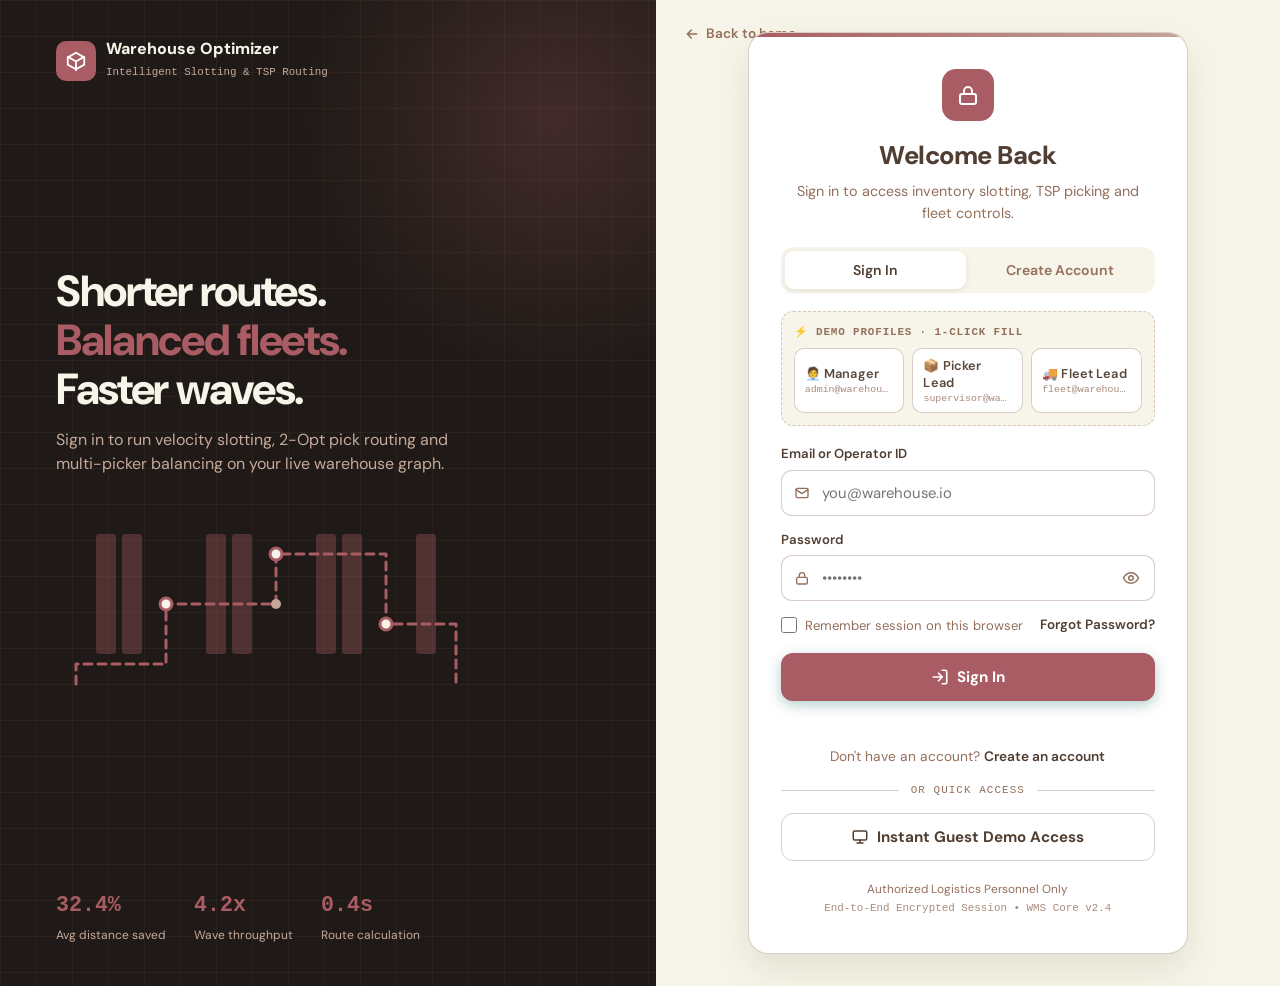
<file: frontend/login.html>
<!DOCTYPE html>
<html lang="en">
<head>
<meta charset="UTF-8">
<meta name="viewport" content="width=device-width, initial-scale=1.0">
<title>Sign In | Warehouse Optimizer</title>
<link rel="preconnect" href="https://fonts.googleapis.com">
<link rel="preconnect" href="https://fonts.gstatic.com" crossorigin>
<link href="https://fonts.googleapis.com/css2?family=DM+Sans:ital,opsz,wght@0,9..40,100..1000;1,9..40,100..1000&family=JetBrains+Mono:wght@400;500;700&display=swap" rel="stylesheet">
<script src="theme.js"></script>
<style>
:root {
  --card: #F7F5E9;
  --ring: #A95C64;
  --input: #946F5C;
  --muted: #E9C9BE;
  --accent: #E9C9BE;
  --border: #946F5C;
  --radius: 0px;
  --chart-1: #A95C64;
  --chart-2: #946F5C;
  --chart-3: #C9A188;
  --chart-4: #C3A697;
  --chart-5: #A87D77;
  --popover: #FFFFFF;
  --primary: #A95C64;
  --sidebar: #EBCABF;
  --spacing: 0.25rem;
  --font-mono: Menlo, monospace;
  --font-sans: 'DM Sans', sans-serif;
  --secondary: #C3A697;
  --background: #F7F5E9;
  --font-serif: Georgia, serif;
  --foreground: #503E33;
  --destructive: #1F1C18;
  --shadow-blur: 0px;
  --shadow-color: #503E33;
  --sidebar-ring: #A95C64;
  --shadow-spread: 2px;
  --letter-spacing: 0em;
  --shadow-opacity: 1;
  --sidebar-accent: #C9A188;
  --sidebar-border: #A87D77;
  --card-foreground: #503E33;
  --shadow-offset-x: 2px;
  --shadow-offset-y: 2px;
  --sidebar-primary: #A95C64;
  --muted-foreground: #946F5C;
  --accent-foreground: #503E33;
  --popover-foreground: #503E33;
  --primary-foreground: #FFFFFF;
  --sidebar-foreground: #503E33;
  --secondary-foreground: #FFFFFF;
  --destructive-foreground: #FFFFFF;
  --sidebar-accent-foreground: #FFFFFF;
  --sidebar-primary-foreground: #FFFFFF;

  --primary-hover: #904850;
  --bg-main: var(--background);
  --card-bg: #FFFFFF;
  --border-color: rgba(148, 111, 92, 0.35);
  --text-main: var(--foreground);
  --text-secondary: var(--muted-foreground);
  --danger: var(--destructive);
  --success: var(--primary);
  --shadow-lg: 0 16px 36px rgba(80, 62, 51, 0.12);
}

.dark, [data-theme="dark"] {
  --card: #3C332E;
  --ring: #C9A188;
  --input: #503E33;
  --muted: #503E33;
  --accent: #C3A697;
  --border: #503E33;
  --radius: 0px;
  --chart-1: #C9A188;
  --chart-2: #C3A697;
  --chart-3: #A95C64;
  --chart-4: #946F5C;
  --chart-5: #A87D77;
  --popover: #3C332E;
  --primary: #C9A188;
  --sidebar: #1F1A17;
  --spacing: 0.25rem;
  --font-mono: Menlo, monospace;
  --font-sans: 'DM Sans', sans-serif;
  --secondary: #946F5C;
  --background: #2B2421;
  --font-serif: Georgia, serif;
  --foreground: #F7F5E9;
  --destructive: #E57373;
  --shadow-blur: 0px;
  --shadow-color: #503E33;
  --sidebar-ring: #C9A188;
  --shadow-spread: 2px;
  --letter-spacing: 0em;
  --shadow-opacity: 1;
  --sidebar-accent: #C3A697;
  --sidebar-border: #503E33;
  --card-foreground: #F7F5E9;
  --shadow-offset-x: 2px;
  --shadow-offset-y: 2px;
  --sidebar-primary: #C9A188;
  --muted-foreground: #C5AA9B;
  --accent-foreground: #2B2421;
  --popover-foreground: #F7F5E9;
  --primary-foreground: #2B2421;
  --sidebar-foreground: #F7F5E9;
  --secondary-foreground: #F7F5E9;
  --destructive-foreground: #2B2421;
  --sidebar-accent-foreground: #1F1A17;
  --sidebar-primary-foreground: #1F1A17;

  --primary-hover: #DEB8A0;
  --bg-main: var(--background);
  --card-bg: var(--card);
  --border-color: var(--border);
  --text-main: var(--foreground);
  --text-secondary: var(--muted-foreground);
  --danger: var(--destructive);
  --success: var(--primary);
  --shadow-lg: 0 18px 40px rgba(0, 0, 0, 0.7);
}

* { box-sizing: border-box; margin: 0; padding: 0; }
body {
  font-family: var(--font-sans); background: var(--bg-main); color: var(--text-main);
  min-height: 100vh; -webkit-font-smoothing: antialiased; line-height: 1.5;
  transition: background .3s, color .3s;
}
a { color: inherit; text-decoration: none; }
button, input { font-family: inherit; }
svg { display: block; }

.layout { display: grid; grid-template-columns: 1.05fr 1fr; min-height: 100vh; }

/* Left brand panel */
.brand-panel {
  position: relative; overflow: hidden; background: #1F1A17; color: #F7F5E9;
  padding: 40px 56px; display: flex; flex-direction: column; justify-content: space-between;
}
.brand-panel::before {
  content: ""; position: absolute; width: 560px; height: 560px; right: -180px; top: -160px;
  background: radial-gradient(circle, rgba(169, 92, 100, 0.25), transparent 65%);
}
.brand-panel::after {
  content: ""; position: absolute; inset: 0; opacity: .5;
  background-image: linear-gradient(rgba(201, 161, 136, 0.12) 1px, transparent 1px), linear-gradient(90deg, rgba(201, 161, 136, 0.12) 1px, transparent 1px);
  background-size: 36px 36px;
}
.brand-panel > * { position: relative; z-index: 1; }
.brand { display: inline-flex; align-items: center; gap: 10px; }
.brand-icon { width: 40px; height: 40px; border-radius: 10px; background: var(--primary); display: grid; place-items: center; color: var(--primary-foreground); text-decoration: none; cursor: pointer; transition: transform .2s, background .2s, box-shadow .2s; }
.brand-icon:hover { transform: translateY(-2px); background: #ffffff; color: var(--primary); box-shadow: 0 4px 12px rgba(80, 62, 51, 0.25); }
.brand strong { display: block; font-weight: 800; line-height: 1.1; color: #F7F5E9; }
.brand small { font-family: var(--font-mono); font-size: .68rem; color: #C5AA9B; }
.panel-copy h1 { font-size: clamp(1.9rem, 3.4vw, 2.8rem); font-weight: 800; line-height: 1.12; letter-spacing: -.03em; color: #F7F5E9; }
.panel-copy h1 em { font-style: normal; color: var(--primary); }
.panel-copy p { margin-top: 14px; color: #C5AA9B; max-width: 440px; }
.route-art { margin-top: 28px; max-width: 420px; }
.route { stroke-dasharray: 8 6; animation: dash 1.2s linear infinite; }
@keyframes dash { to { stroke-dashoffset: -28; } }
.pulse { animation: pulse 1.8s ease-in-out infinite; transform-box: fill-box; transform-origin: center; }
@keyframes pulse { 0%,100% { transform: scale(1); opacity: 1; } 50% { transform: scale(1.4); opacity: .65; } }
.panel-stats { display: flex; gap: 28px; flex-wrap: wrap; }
.panel-stats div b { font-family: var(--font-mono); font-size: 1.35rem; color: var(--primary); display: block; }
.panel-stats div span { font-size: .75rem; color: #C5AA9B; }

/* Right form panel */
.form-panel { display: grid; place-items: center; padding: 32px 24px; position: relative; }
.back-link {
  position: absolute; top: 24px; left: 28px; display: inline-flex; gap: 6px; align-items: center;
  font-size: .85rem; font-weight: 600; color: var(--text-secondary); transition: color .2s, transform .2s;
}
.back-link:hover { color: var(--text-main); transform: translateX(-3px); }
.card {
  width: min(440px, 100%); background: var(--card-bg); border: 1px solid var(--border-color);
  border-radius: 20px; padding: 36px 32px; box-shadow: var(--shadow-lg); position: relative; overflow: hidden;
}
.card::before { content: ""; position: absolute; inset: 0 0 auto 0; height: 4px; background: linear-gradient(90deg, var(--primary), var(--secondary)); }
.lock { width: 52px; height: 52px; border-radius: 14px; background: var(--primary); color: #fff; display: grid; place-items: center; margin: 0 auto 16px; }
.card h2 { text-align: center; font-size: 1.6rem; font-weight: 800; letter-spacing: -.02em; }
.card .lead { text-align: center; font-size: .9rem; color: var(--text-secondary); margin: 6px 0 22px; }

.tabs { display: grid; grid-template-columns: 1fr 1fr; gap: 4px; padding: 4px; background: var(--bg-main); border-radius: 12px; margin-bottom: 18px; }
.tab { border: 0; background: transparent; padding: 10px; border-radius: 9px; font-weight: 600; font-size: .88rem; color: var(--text-secondary); cursor: pointer; transition: all .2s; }
.tab[aria-selected="true"] { background: var(--card-bg); color: var(--text-main); box-shadow: 0 2px 6px rgba(0,0,0,.08); }

.demo { background: var(--bg-main); border: 1px dashed var(--border-color); border-radius: 12px; padding: 12px; margin-bottom: 18px; }
.demo-title { font-family: var(--font-mono); font-size: .68rem; letter-spacing: .08em; text-transform: uppercase; color: var(--text-secondary); margin-bottom: 8px; font-weight: 700; }
.demo-row { display: grid; grid-template-columns: repeat(3, 1fr); gap: 8px; }
.demo-chip {
  background: var(--card-bg); border: 1.5px solid var(--border-color); border-radius: 10px; padding: 8px 10px;
  text-align: left; cursor: pointer; transition: transform .2s, border-color .2s, box-shadow .2s, background .2s; min-width: 0;
  color: var(--text-main);
}
.demo-chip:hover { transform: translateY(-2px); box-shadow: 0 6px 14px rgba(0, 0, 0, 0.18); border-color: var(--primary); }
.demo-chip[aria-pressed="true"] { border-color: var(--primary); background: rgba(201, 161, 136, 0.18); }
.demo-chip b { display: block; font-size: .8rem; font-weight: 600; color: var(--text-main); letter-spacing: 0.01em; margin-bottom: 2px; opacity: 0.95; transition: color .2s; }
.demo-chip:hover b, .demo-chip[aria-pressed="true"] b { color: var(--primary); }
.demo-chip span { display: block; font-family: var(--font-mono); font-size: .62rem; color: var(--text-secondary); opacity: 0.8; white-space: nowrap; overflow: hidden; text-overflow: ellipsis; }

.field { margin-bottom: 14px; }
.field.hidden { display: none; }
label { display: block; font-size: .82rem; font-weight: 600; margin-bottom: 6px; }
.input-wrap { position: relative; }
.input-wrap > svg.lead-icon { position: absolute; left: 13px; top: 50%; transform: translateY(-50%); color: var(--text-secondary); pointer-events: none; }
input[type="text"], input[type="email"], input[type="password"] {
  width: 100%; padding: 12px 44px 12px 40px; border: 1.5px solid var(--border-color); border-radius: 11px;
  font-size: .93rem; background: var(--card-bg); color: var(--text-main); transition: border-color .2s, box-shadow .2s;
}
input:focus { outline: none; border-color: var(--primary); box-shadow: 0 0 0 3px rgba(169, 92, 100, 0.22); }
[data-theme="dark"] input:focus, .dark input:focus { box-shadow: 0 0 0 3px rgba(201, 161, 136, 0.25); }
input.invalid { border-color: var(--danger); }
.eye { position: absolute; right: 8px; top: 50%; transform: translateY(-50%); width: 32px; height: 32px; border: 0; background: transparent; color: var(--text-secondary); cursor: pointer; border-radius: 8px; display: grid; place-items: center; }
.eye:hover { background: var(--bg-main); }
.err { color: var(--danger); font-size: .76rem; margin-top: 5px; min-height: 0; }

.row { display: flex; justify-content: space-between; align-items: center; gap: 10px; font-size: .84rem; margin: 4px 0 18px; }
.check { display: inline-flex; gap: 8px; align-items: center; color: var(--text-secondary); cursor: pointer; font-weight: 400; margin: 0; }
.check input { accent-color: var(--primary); width: 16px; height: 16px; }
.row a { font-weight: 600; }
.row a:hover, .switch a:hover { color: var(--primary); text-decoration: underline; }

.btn {
  width: 100%; display: inline-flex; align-items: center; justify-content: center; gap: 8px; padding: 13px 20px;
  border-radius: 12px; font-weight: 700; font-size: .95rem; cursor: pointer; border: 1.5px solid transparent;
  transition: transform .2s, box-shadow .2s, background .2s, border-color .2s;
}
.btn:hover { transform: translateY(-3px); }
.btn-primary { background: var(--primary); color: #fff; box-shadow: 0 4px 14px rgba(7,94,84,.3); }
.btn-primary:hover { background: var(--primary-hover); box-shadow: 0 8px 22px rgba(7,94,84,.45); }
.btn-outline { background: transparent; border-color: var(--border-color); color: var(--text-main); }
.btn-outline:hover { border-color: var(--primary); box-shadow: 0 8px 18px rgba(30,32,30,.08); }
.btn[disabled] { opacity: .7; cursor: progress; transform: none; }
.spinner { width: 16px; height: 16px; border: 2px solid rgba(255,255,255,.5); border-top-color: #fff; border-radius: 50%; animation: spin .7s linear infinite; display: none; }
.btn.loading .spinner { display: block; }
@keyframes spin { to { transform: rotate(360deg); } }
.btn:focus-visible, .tab:focus-visible, .demo-chip:focus-visible, .eye:focus-visible { outline: 2px solid var(--primary); outline-offset: 2px; }

.status { margin-top: 12px; font-size: .84rem; text-align: center; min-height: 1.2em; }
.status.error { color: var(--danger); } .status.ok { color: var(--success); }
.switch { text-align: center; font-size: .86rem; color: var(--text-secondary); margin: 16px 0; }
.switch a { color: var(--text-main); font-weight: 600; }
.divider { display: flex; align-items: center; gap: 12px; font-family: var(--font-mono); font-size: .68rem; letter-spacing: .1em; color: var(--text-secondary); margin-bottom: 14px; }
.divider::before, .divider::after { content: ""; flex: 1; height: 1px; background: var(--border-color); }
.foot { text-align: center; margin-top: 20px; font-size: .74rem; color: var(--text-secondary); }
.foot span { display: block; font-family: var(--font-mono); font-size: .68rem; opacity: .8; margin-top: 2px; }

@media (max-width: 900px) {
  .layout { grid-template-columns: 1fr; }
  .brand-panel { display: none; }
  .form-panel { padding-top: 72px; }
}
@media (max-width: 480px) {
  .card { padding: 28px 20px; }
  .demo-row { grid-template-columns: 1fr; }
}
@media (prefers-reduced-motion: reduce) { * { animation: none !important; transition: none !important; } }
</style>
</head>
<body>
<div class="layout">

  <aside class="brand-panel" aria-hidden="true">
    <div class="brand">
      <a href="landing.html" class="brand-icon" title="Landing Page" aria-label="Warehouse Optimizer Landing Page"><svg width="22" height="22" viewBox="0 0 24 24" fill="none" stroke="currentColor" stroke-width="2" stroke-linecap="round" stroke-linejoin="round"><path d="M21 8l-9-5-9 5v8l9 5 9-5V8z"/><path d="M3.3 7.5L12 12.5l8.7-5"/><path d="M12 22V12.5"/></svg></a>
      <span><strong>Warehouse Optimizer</strong><small>Intelligent Slotting &amp; TSP Routing</small></span>
    </div>
    <div class="panel-copy">
      <h1>Shorter routes.<br><em>Balanced fleets.</em><br>Faster waves.</h1>
      <p>Sign in to run velocity slotting, 2-Opt pick routing and multi-picker balancing on your live warehouse graph.</p>
      <svg class="route-art" viewBox="0 0 420 200" fill="none">
        <g fill="var(--primary)" opacity=".35">
          <rect x="40" y="30" width="20" height="120" rx="3"/><rect x="66" y="30" width="20" height="120" rx="3"/>
          <rect x="150" y="30" width="20" height="120" rx="3"/><rect x="176" y="30" width="20" height="120" rx="3"/>
          <rect x="260" y="30" width="20" height="120" rx="3"/><rect x="286" y="30" width="20" height="120" rx="3"/>
          <rect x="360" y="30" width="20" height="120" rx="3"/>
        </g>
        <path d="M20 180 L20 160 L110 160 L110 100 L220 100 L220 50 L330 50 L330 120 L400 120 L400 180" stroke="var(--primary)" stroke-width="3" stroke-linecap="round" stroke-linejoin="round" class="route"/>
        <g fill="var(--background)" stroke="var(--primary)" stroke-width="3"><circle cx="110" cy="100" r="6"/><circle cx="220" cy="50" r="6"/><circle cx="330" cy="120" r="6"/></g>
        <circle class="pulse" cx="220" cy="100" r="5" fill="var(--secondary)"/>
      </svg>
    </div>
    <div class="panel-stats">
      <div><b>32.4%</b><span>Avg distance saved</span></div>
      <div><b>4.2x</b><span>Wave throughput</span></div>
      <div><b>0.4s</b><span>Route calculation</span></div>
    </div>
  </aside>

  <main class="form-panel">
    <a href="landing.html" class="back-link">
      <svg width="16" height="16" viewBox="0 0 24 24" fill="none" stroke="currentColor" stroke-width="2.4" stroke-linecap="round" stroke-linejoin="round"><path d="M19 12H5M11 6l-6 6 6 6"/></svg>
      Back to home
    </a>

    <section class="card" aria-labelledby="title">
      <div class="lock"><svg width="24" height="24" viewBox="0 0 24 24" fill="none" stroke="currentColor" stroke-width="2" stroke-linecap="round" stroke-linejoin="round"><rect x="4" y="11" width="16" height="10" rx="2"/><path d="M8 11V8a4 4 0 018 0v3"/></svg></div>
      <h2 id="title">Welcome Back</h2>
      <p class="lead">Sign in to access inventory slotting, TSP picking and fleet controls.</p>

      <div class="tabs" role="tablist">
        <button class="tab" role="tab" id="tab-in" aria-selected="true" type="button">Sign In</button>
        <button class="tab" role="tab" id="tab-up" aria-selected="false" type="button">Create Account</button>
      </div>

      <div class="demo" id="demoBox">
        <div class="demo-title">⚡ Demo profiles · 1-click fill</div>
        <div class="demo-row">
          <button type="button" class="demo-chip" data-role="manager" aria-pressed="false"><b>🧑‍💼 Manager</b><span>admin@warehouse.io</span></button>
          <button type="button" class="demo-chip" data-role="picker" aria-pressed="false"><b>📦 Picker Lead</b><span>supervisor@warehouse.io</span></button>
          <button type="button" class="demo-chip" data-role="fleet" aria-pressed="false"><b>🚚 Fleet Lead</b><span>fleet@warehouse.io</span></button>
        </div>
      </div>

      <form id="authForm" novalidate>
        <div class="field hidden" id="nameField">
          <label for="name">Full name</label>
          <div class="input-wrap">
            <svg class="lead-icon" width="16" height="16" viewBox="0 0 24 24" fill="none" stroke="currentColor" stroke-width="2" stroke-linecap="round" stroke-linejoin="round"><circle cx="12" cy="8" r="4"/><path d="M4 21c0-4 3.6-7 8-7s8 3 8 7"/></svg>
            <input type="text" id="name" autocomplete="name" placeholder="Your name">
          </div>
          <div class="err" id="nameErr"></div>
        </div>

        <div class="field">
          <label for="email">Email or Operator ID</label>
          <div class="input-wrap">
            <svg class="lead-icon" width="16" height="16" viewBox="0 0 24 24" fill="none" stroke="currentColor" stroke-width="2" stroke-linecap="round" stroke-linejoin="round"><rect x="3" y="5" width="18" height="14" rx="2"/><path d="M3 7l9 6 9-6"/></svg>
            <input type="text" id="email" autocomplete="username" placeholder="you@warehouse.io">
          </div>
          <div class="err" id="emailErr"></div>
        </div>

        <div class="field">
          <label for="password">Password</label>
          <div class="input-wrap">
            <svg class="lead-icon" width="16" height="16" viewBox="0 0 24 24" fill="none" stroke="currentColor" stroke-width="2" stroke-linecap="round" stroke-linejoin="round"><rect x="4" y="11" width="16" height="10" rx="2"/><path d="M8 11V8a4 4 0 018 0v3"/></svg>
            <input type="password" id="password" autocomplete="current-password" placeholder="••••••••">
            <button type="button" class="eye" id="eye" aria-label="Show password">
              <svg width="18" height="18" viewBox="0 0 24 24" fill="none" stroke="currentColor" stroke-width="2" stroke-linecap="round" stroke-linejoin="round"><path d="M2 12s3.6-7 10-7 10 7 10 7-3.6 7-10 7S2 12 2 12z"/><circle cx="12" cy="12" r="3"/></svg>
            </button>
          </div>
          <div class="err" id="pwErr"></div>
        </div>

        <div class="row" id="rememberRow">
          <label class="check"><input type="checkbox" id="remember"> Remember session on this browser</label>
          <a href="#" id="forgot">Forgot Password?</a>
        </div>

        <button type="submit" class="btn btn-primary" id="submitBtn">
          <span class="spinner"></span>
          <svg width="18" height="18" viewBox="0 0 24 24" fill="none" stroke="currentColor" stroke-width="2.2" stroke-linecap="round" stroke-linejoin="round"><path d="M15 3h4a2 2 0 012 2v14a2 2 0 01-2 2h-4M10 17l5-5-5-5M15 12H3"/></svg>
          <span id="submitLabel">Sign In</span>
        </button>
        <div class="status" id="status" role="status" aria-live="polite"></div>
      </form>

      <p class="switch" id="switchText">Don't have an account? <a href="#" id="switchLink">Create an account</a></p>

      <div class="divider">OR QUICK ACCESS</div>
      <button type="button" class="btn btn-outline" id="guestBtn">
        <svg width="18" height="18" viewBox="0 0 24 24" fill="none" stroke="currentColor" stroke-width="2" stroke-linecap="round" stroke-linejoin="round"><rect x="3" y="4" width="18" height="12" rx="2"/><path d="M8 20h8M12 16v4"/></svg>
        Instant Guest Demo Access
      </button>

      <p class="foot">Authorized Logistics Personnel Only<span>End-to-End Encrypted Session • WMS Core v2.4</span></p>
    </section>
  </main>
</div>

<script>
(function () {
  // ---- CONFIG: adjusted to match backend endpoints & session ----
  var API_LOGIN    = '/api/auth/login';      // POST {email, password}
  var API_REGISTER = '/api/auth/register';   // POST {name, email, password}
  var REDIRECT_OVERRIDE = new URLSearchParams(location.search).get('redirect') || null;  // explicit redirect from URL
  // Role-specific default landing pages
  var ROLE_DASHBOARDS = {
    manager: 'index.html',
    admin:   'index.html',
    supervisor: 'index.html',
    fleet:   'index.html',
    guest:   'index.html'
  };
  function getDashboardForRole(role) {
    if (REDIRECT_OVERRIDE) return REDIRECT_OVERRIDE;
    var r = (role || '').toLowerCase();
    return ROLE_DASHBOARDS[r] || 'index.html';
  }
  var DEMO_PASSWORD = 'password123';         // standard password for the seeded demo accounts
  var DEMOS = {
    manager: { email: 'admin@warehouse.io',      label: 'Operations Manager', role: 'manager' },
    picker:  { email: 'supervisor@warehouse.io', label: 'Picker Lead',        role: 'supervisor' },
    fleet:   { email: 'fleet@warehouse.io',      label: 'Fleet Coordinator',   role: 'fleet' }
  };
  // ----------------------------------------------

  var $ = function (id) { return document.getElementById(id); };
  var mode = 'in', selectedRole = null;
  var email = $('email'), pw = $('password'), nameI = $('name');

  function setMode(m) {
    mode = m;
    var up = m === 'up';
    $('tab-in').setAttribute('aria-selected', String(!up));
    $('tab-up').setAttribute('aria-selected', String(up));
    $('nameField').classList.toggle('hidden', !up);
    $('demoBox').style.display = up ? 'none' : '';
    $('rememberRow').style.display = up ? 'none' : '';
    pw.setAttribute('autocomplete', up ? 'new-password' : 'current-password');
    $('title').textContent = up ? 'Create Account' : 'Welcome Back';
    $('switchText').innerHTML = up
      ? 'Already have an account? <a href="#" id="switchLink">Sign in</a>'
      : 'Don\'t have an account? <a href="#" id="switchLink">Create an account</a>';
    bindSwitch(); updateLabel(); clearErrors(); setStatus('');
  }
  function updateLabel() {
    $('submitLabel').textContent = mode === 'up' ? 'Create Account'
      : selectedRole ? 'Sign In as ' + DEMOS[selectedRole].label : 'Sign In';
  }
  function bindSwitch() {
    var sw = $('switchLink');
    if (sw) {
      sw.addEventListener('click', function (e) { e.preventDefault(); setMode(mode === 'in' ? 'up' : 'in'); });
    }
  }
  function pickRole(r) {
    selectedRole = r;
    document.querySelectorAll('.demo-chip').forEach(function (c) { c.setAttribute('aria-pressed', String(c.dataset.role === r)); });
    if (DEMOS[r]) {
      email.value = DEMOS[r].email;
      pw.value = DEMO_PASSWORD;
    }
    clearErrors(); updateLabel();
  }
  function clearErrors() {
    ['nameErr', 'emailErr', 'pwErr'].forEach(function (i) { var el = $(i); if (el) el.textContent = ''; });
    [nameI, email, pw].forEach(function (i) { if (i) i.classList.remove('invalid'); });
  }
  function fail(input, errId, msg) { input.classList.add('invalid'); $(errId).textContent = msg; return false; }
  function setStatus(msg, type) { var s = $('status'); s.textContent = msg; s.className = 'status' + (type ? ' ' + type : ''); }

  function validate() {
    clearErrors(); var ok = true;
    if (mode === 'up' && nameI.value.trim().length < 2) ok = fail(nameI, 'nameErr', 'Please enter your name.');
    if (!email.value.trim()) ok = fail(email, 'emailErr', 'Enter your email or operator ID.');
    else if (mode === 'up' && !/^\S+@\S+\.\S+$/.test(email.value.trim())) ok = fail(email, 'emailErr', 'Enter a valid email address.');
    if (!pw.value) ok = fail(pw, 'pwErr', 'Enter your password.');
    else if (mode === 'up' && pw.value.length < 8) ok = fail(pw, 'pwErr', 'Use at least 8 characters.');
    return ok;
  }

  function setLoading(on) { $('submitBtn').disabled = on; $('submitBtn').classList.toggle('loading', on); }

  function saveSession(data, payload) {
    try {
      var remember = $('remember') && $('remember').checked;
      var token = data.token || ('token_' + Date.now());
      var roleName = data.role || (data.user && data.user.role) || (selectedRole ? DEMOS[selectedRole].role : 'manager');
      var user = data.user || {
        name: (selectedRole && DEMOS[selectedRole]) ? DEMOS[selectedRole].label : (payload.name || (payload.email ? payload.email.split('@')[0] : 'Alex Morgan')),
        email: payload.email || 'admin@warehouse.io',
        role: roleName
      };

      if (!user.initials) {
        var parts = (user.name || '').trim().split(/\s+/);
        user.initials = parts.length >= 2 ? (parts[0][0] + parts[1][0]).toUpperCase() : (user.name || 'AM').slice(0, 2).toUpperCase();
      }

      var store = remember ? localStorage : sessionStorage;
      store.setItem('wo-token', token);
      store.setItem('wo-role', user.role || 'manager');
      store.setItem('wo-name', user.name || 'Alex Morgan');

      // Sync with global auth.js session storage keys
      sessionStorage.setItem('warehouse_auth_token', token);
      sessionStorage.setItem('warehouse_auth_user', JSON.stringify(user));
      if (remember) {
        localStorage.setItem('warehouse_auth_token', token);
        localStorage.setItem('warehouse_auth_user', JSON.stringify(user));
      }
      window.dispatchEvent(new CustomEvent('authchange', { detail: { user: user, token: token } }));
      return user;
    } catch (e) {
      console.warn('Session persistence error:', e);
      return null;
    }
  }

  function submit(payload, url) {
    setLoading(true); setStatus('');
    return fetch(url, { method: 'POST', headers: { 'Content-Type': 'application/json' }, body: JSON.stringify(payload) })
      .then(function (r) { return r.json().catch(function () { return {}; }).then(function (d) { return { ok: r.ok, data: d }; }); })
      .then(function (res) {
        if (!res.ok) throw new Error(res.data.error || res.data.message || 'Invalid credentials.');
        var savedUser = saveSession(res.data, payload);
        var role = (savedUser && savedUser.role) || (res.data.user && res.data.user.role) || '';
        var dest = getDashboardForRole(role);
        setStatus('Signed in. Redirecting…', 'ok');
        setTimeout(function () { window.location.href = dest; }, 400);
      })
      .catch(function (err) {
        // Fallback demo support in case backend is offline or unreachable
        if (payload.guest || selectedRole) {
          var demoRole = selectedRole ? DEMOS[selectedRole].role : 'manager';
          saveSession({}, payload);
          var dest = getDashboardForRole(demoRole);
          setStatus('Signed in as demo profile. Redirecting…', 'ok');
          setTimeout(function () { window.location.href = dest; }, 400);
          return;
        }
        setStatus(err instanceof TypeError ? 'Cannot reach the server. Is the backend running?' : err.message, 'error');
      })
      .then(function () { setLoading(false); });
  }

  $('authForm').addEventListener('submit', function (e) {
    e.preventDefault();
    if (!validate()) return;
    if (mode === 'up') submit({ name: nameI.value.trim(), email: email.value.trim(), password: pw.value }, API_REGISTER);
    else submit({ email: email.value.trim(), password: pw.value }, API_LOGIN);
  });
  $('tab-in').addEventListener('click', function () { setMode('in'); });
  $('tab-up').addEventListener('click', function () { setMode('up'); });
  document.querySelectorAll('.demo-chip').forEach(function (c) { c.addEventListener('click', function () { pickRole(c.dataset.role); }); });
  $('guestBtn').addEventListener('click', function () { pickRole('manager'); submit({ email: DEMOS.manager.email, password: DEMO_PASSWORD, guest: true }, API_LOGIN); });
  $('forgot').addEventListener('click', function (e) { e.preventDefault(); setStatus('Contact your Operations Manager to reset your password.'); });
  $('eye').addEventListener('click', function () {
    var show = pw.type === 'password'; pw.type = show ? 'text' : 'password';
    this.setAttribute('aria-label', show ? 'Hide password' : 'Show password');
  });
  [nameI, email, pw].forEach(function (i) { if (i) i.addEventListener('input', function () { i.classList.remove('invalid'); }); });

  bindSwitch();
  var params = new URLSearchParams(location.search);
  var q = params.get('role');
  if (q && DEMOS[q]) {
    pickRole(q);
    if (params.get('auto') === '1') {
      setTimeout(function () {
        submit({ email: DEMOS[q].email, password: DEMO_PASSWORD, role: q }, API_LOGIN);
      }, 100);
    }
  }
})();
</script>
</body>
</html>
</file>
